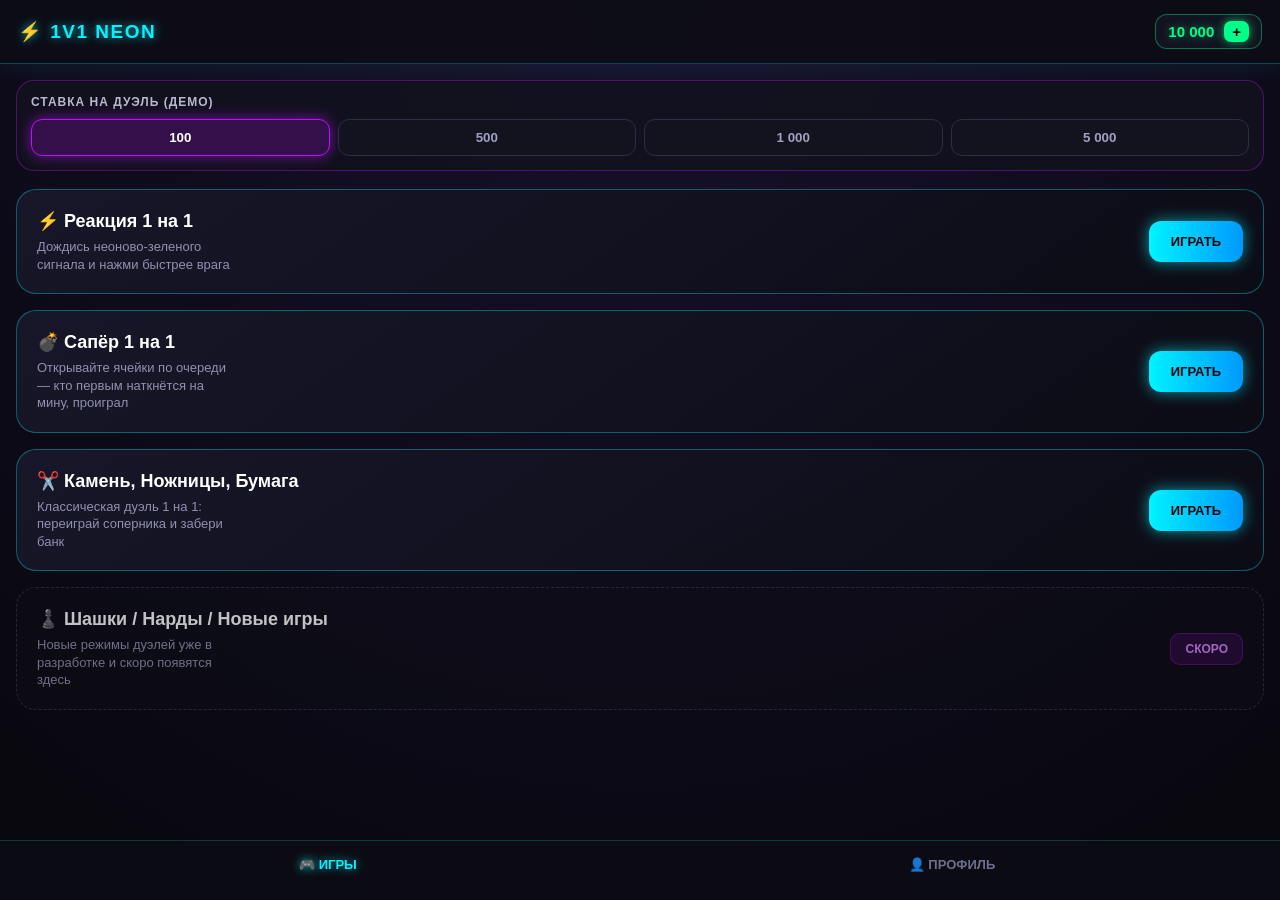
<file: index.html>
<!DOCTYPE html>
<html lang="ru">
<head>
<meta charset="UTF-8">
<meta name="viewport" content="width=device-width, initial-scale=1.0, maximum-scale=1.0, user-scalable=no">
<title>1V1 NEON ARENA</title>
<link rel="stylesheet" href="style.css">
<script src="https://telegram.org"></script>
</head>
<body>
<div class="layout">
    <div class="header">
        <div class="logo">⚡ 1V1 NEON</div>
        <div class="balance-box">
            <span class="balance-val" id="balance-display">10 000</span>
            <button class="add-btn" onclick="addDemoMoney()">+</button>
        </div>
    </div>
    <div class="content">
        <div id="screen-games" class="screen active">
            <div class="bet-selector">
                <div class="bet-title">Ставка на дуэль (Демо)</div>
                <div class="bet-buttons">
                    <button class="bet-btn selected" onclick="setBet(100, this)">100</button>
                    <button class="bet-btn" onclick="setBet(500, this)">500</button>
                    <button class="bet-btn" onclick="setBet(1000, this)">1 000</button>
                    <button class="bet-btn" onclick="setBet(5000, this)">5 000</button>
                </div>
            </div>
            <div class="game-card">
                <div class="game-info">
                    <h3>⚡ Реакция 1 на 1</h3>
                    <p>Дождись неоново-зеленого сигнала и нажми быстрее врага</p>
                </div>
                <button class="play-btn" onclick="startReactionMatch()">ИГРАТЬ</button>
            </div>
      <div class="game-card">
  <div class="game-info">
    <h3>💣 Сапёр 1 на 1</h3>
    <p>Открывайте ячейки по очереди — кто первым наткнётся на мину, проиграл</p>
  </div>
  <button class="play-btn" onclick="localStorage.setItem('gorro_bet', currentBet); location.href='mines.html'">ИГРАТЬ</button>
</div>
   <div class="game-card">
  <div class="game-info">
    <h3>✂️ Камень, Ножницы, Бумага</h3>
    <p>Классическая дуэль 1 на 1: переиграй соперника и забери банк</p>
  </div>
  <button class="play-btn" onclick="localStorage.setItem('gorro_bet', currentBet); location.href='rps.html'">ИГРАТЬ</button>
</div>
            <div class="game-card coming-soon">
                <div class="game-info">
                    <h3>♟️ Шашки / Нарды / Новые игры</h3>
                    <p>Новые режимы дуэлей уже в разработке и скоро появятся здесь</p>
                </div>
                <div class="soon-badge">СКОРО</div>
            </div>
        </div>
        <div id="screen-profile" class="screen">
            <div class="profile-card">
                <div class="avatar-circle" id="current-avatar">🦁</div>
                <div class="user-name" id="profile-name">Игрок</div>
                <div class="demo-badge">ДЕМО-РЕЖИМ • БЕСКОНЕЧНЫЙ БАЛАНС</div>
                <div style="font-size: 12px; color: #8e8eb0;">Сменить аватар:</div>
                <div class="avatars-grid">
                    <button class="ava-opt" onclick="changeAvatar('🦁')">🦁</button>
                    <button class="ava-opt" onclick="changeAvatar('🐺')">🐺</button>
                    <button class="ava-opt" onclick="changeAvatar('👑')">👑</button>
                    <button class="ava-opt" onclick="changeAvatar('👾')">👾</button>
                    <button class="ava-opt" onclick="changeAvatar('🥷')">🥷</button>
                </div>
            </div>
            <div class="stats-row">
                <div class="stat-box">
                    <div class="stat-num" id="stat-wins" style="color: #00ff88;">0</div>
                    <div class="stat-label">Побед</div>
                </div>
                <div class="stat-box">
                    <div class="stat-num" id="stat-losses" style="color: #ff0055;">0</div>
                    <div class="stat-label">Поражений</div>
                </div>
            </div>
            <button class="withdraw-btn" onclick="alert('Вывод средств находится в разработке!')">🔒 ВЫВОД СРЕДСТВ (СКОРО)</button>
            <button class="reset-btn" onclick="resetDemo()">Сбросить демо-прогресс</button>
        </div>
        <div id="screen-reaction" class="screen">
            <div class="game-header">
                <button class="back-btn" onclick="switchTab('games')">← В меню</button>
                <div class="pot-badge" id="react-pot">Банк: 200</div>
            </div>
            <div class="duel-bar">
                <div class="duel-player">
                    <span class="duel-ava" id="duel-my-ava">🦁</span>
                    <span class="duel-name" id="duel-my-name">Вы</span>
                </div>
                <div class="duel-vs">VS</div>
                <div class="duel-player right">
                    <span class="duel-name" id="duel-opp-name">Поиск...</span>
                    <span class="duel-ava" id="duel-opp-ava">❓</span>
                </div>
            </div>
            <div id="react-arena" class="arena" onpointerdown="handleReactTap()">
                <div class="arena-title" id="react-title">ПОИСК СОПЕРНИКА...</div>
                <div class="arena-sub" id="react-sub">Подбираем игрока со ставкой 100</div>
            </div>
        </div>
    </div>
    <div class="nav" id="bottom-nav">
        <div class="nav-item active" id="nav-games" onclick="switchTab('games')">🎮 ИГРЫ</div>
        <div class="nav-item" id="nav-profile" onclick="switchTab('profile')">👤 ПРОФИЛЬ</div>
    </div>
</div>
<script>
let userName = 'Игрок';
if (window.Telegram?.WebApp) {
    window.Telegram.WebApp.expand();
    if (window.Telegram.WebApp.initDataUnsafe?.user) userName = window.Telegram.WebApp.initDataUnsafe.user.first_name;
}
document.getElementById('profile-name').innerText = userName;
document.getElementById('duel-my-name').innerText = userName;
let balance = parseInt(localStorage.getItem('demo_balance'));
if (isNaN(balance)) balance = 10000;
let wins = parseInt(localStorage.getItem('demo_wins')) || 0;
let losses = parseInt(localStorage.getItem('demo_losses')) || 0;
let avatar = localStorage.getItem('demo_avatar') || '🦁';
let currentBet = 100;
const bots = [{ name: 'CyberWolf', ava: '🐺' }, { name: 'Shadow_X', ava: '🥷' }, { name: 'NeonKing', ava: '👑' }, { name: 'Viper777', ava: '👾' }];
updateUI();
function updateUI() {
    document.getElementById('balance-display').innerText = balance.toLocaleString('ru-RU');
    document.getElementById('stat-wins').innerText = wins;
    document.getElementById('stat-losses').innerText = losses;
    document.getElementById('current-avatar').innerText = avatar;
    document.getElementById('duel-my-ava').innerText = avatar;
    localStorage.setItem('demo_balance', balance); localStorage.setItem('demo_wins', wins); localStorage.setItem('demo_losses', losses); localStorage.setItem('demo_avatar', avatar);
}
function addDemoMoney() { balance += 10000; updateUI(); }
function changeAvatar(e) { avatar = e; updateUI(); }
function setBet(a, b) { currentBet = a; document.querySelectorAll('.bet-btn').forEach(x => x.classList.remove('selected')); b.classList.add('selected'); }
function resetDemo() { balance = 10000; wins = 0; losses = 0; updateUI(); }
let searchTimer = null, reactTimer = null, botReactTimer = null, reactState = 'idle', reactStart = 0;
function switchTab(tab) {
    clearTimeout(searchTimer); clearTimeout(reactTimer); clearTimeout(botReactTimer); reactState = 'idle';
    document.querySelectorAll('.screen').forEach(s => s.classList.remove('active'));
    document.querySelectorAll('.nav-item').forEach(n => n.classList.remove('active'));
    document.getElementById('screen-' + tab).classList.add('active');
    if (tab === 'games' || tab === 'profile') { document.getElementById('bottom-nav').style.display = 'flex'; document.getElementById('nav-' + tab).classList.add('active'); }
    else { document.getElementById('bottom-nav').style.display = 'none'; }
}
function startReactionMatch() {
    if (balance < currentBet) { alert('Нажми зеленый "+" вверху экрана для пополнения!'); return; }
    switchTab('reaction');
    const arena = document.getElementById('react-arena'), title = document.getElementById('react-title'), sub = document.getElementById('react-sub');
    document.getElementById('react-pot').innerText = 'Банк: ' + (currentBet * 2);
    document.getElementById('duel-opp-name').innerText = 'Поиск...'; document.getElementById('duel-opp-ava').innerText = '❓';
    reactState = 'searching'; arena.className = 'arena searching';
    title.innerText = 'ПОИСК СОПЕРНИКА...'; sub.innerText = 'Ставка: ' + currentBet;
    searchTimer = setTimeout(() => {
        const opp = bots[Math.floor(Math.random() * bots.length)];
        document.getElementById('duel-opp-name').innerText = opp.name; document.getElementById('duel-opp-ava').innerText = opp.ava;
        reactState = 'idle'; arena.className = 'arena';
        title.innerText = 'СОПЕРНИК НАЙДЕН!'; sub.innerText = 'Нажми на экран для старта';
    }, 1200);
}
function handleReactTap() {
    if (reactState === 'searching') return;
    const arena = document.getElementById('react-arena'), title = document.getElementById('react-title'), sub = document.getElementById('react-sub');
    if (reactState === 'idle') {
        if (balance < currentBet) { alert('Пополни баланс через "+"!'); return; }
        balance -= currentBet; updateUI();
        reactState = 'wait'; arena.className = 'arena wait'; title.innerText = 'ЖДИ ЗЕЛЕНЫЙ...'; sub.innerText = 'Не тапай раньше времени!';
        reactTimer = setTimeout(() => {
            reactState = 'go'; reactStart = Date.now(); arena.className = 'arena go'; title.innerText = 'ЖМИ СЕЙЧАС!'; sub.innerText = 'Быстрее соперника!';
            const botTime = Math.floor(Math.random() * 160) + 230;
            botReactTimer = setTimeout(() => {
                if (reactState === 'go') { reactState = 'idle'; arena.className = 'arena'; losses++; updateUI(); title.innerText = 'ПОРАЖЕНИЕ'; sub.innerText = 'Соперник: ' + botTime + ' мс. Тапни еще.'; }
            }, botTime);
        }, Math.floor(Math.random() * 2500) + 1500);
    } else if (reactState === 'wait') {
        clearTimeout(reactTimer); reactState = 'idle'; arena.className = 'arena'; losses++; updateUI();
        title.innerText = 'ФАЛЬСТАРТ!'; sub.innerText = 'Слишком рано! Нажми еще раз.';
    } else if (reactState === 'go') {
        clearTimeout(botReactTimer); const myTime = Date.now() - reactStart;
        reactState = 'idle'; arena.className = 'arena'; balance += currentBet * 2; wins++; updateUI();
title.innerText = 'ПОБЕДА! +' + (currentBet * 2); sub.innerText = 'Реакция: ' + myTime + ' мс! Тапни для новой игры.';
}
}
</script>
</body>
</html>
</file>
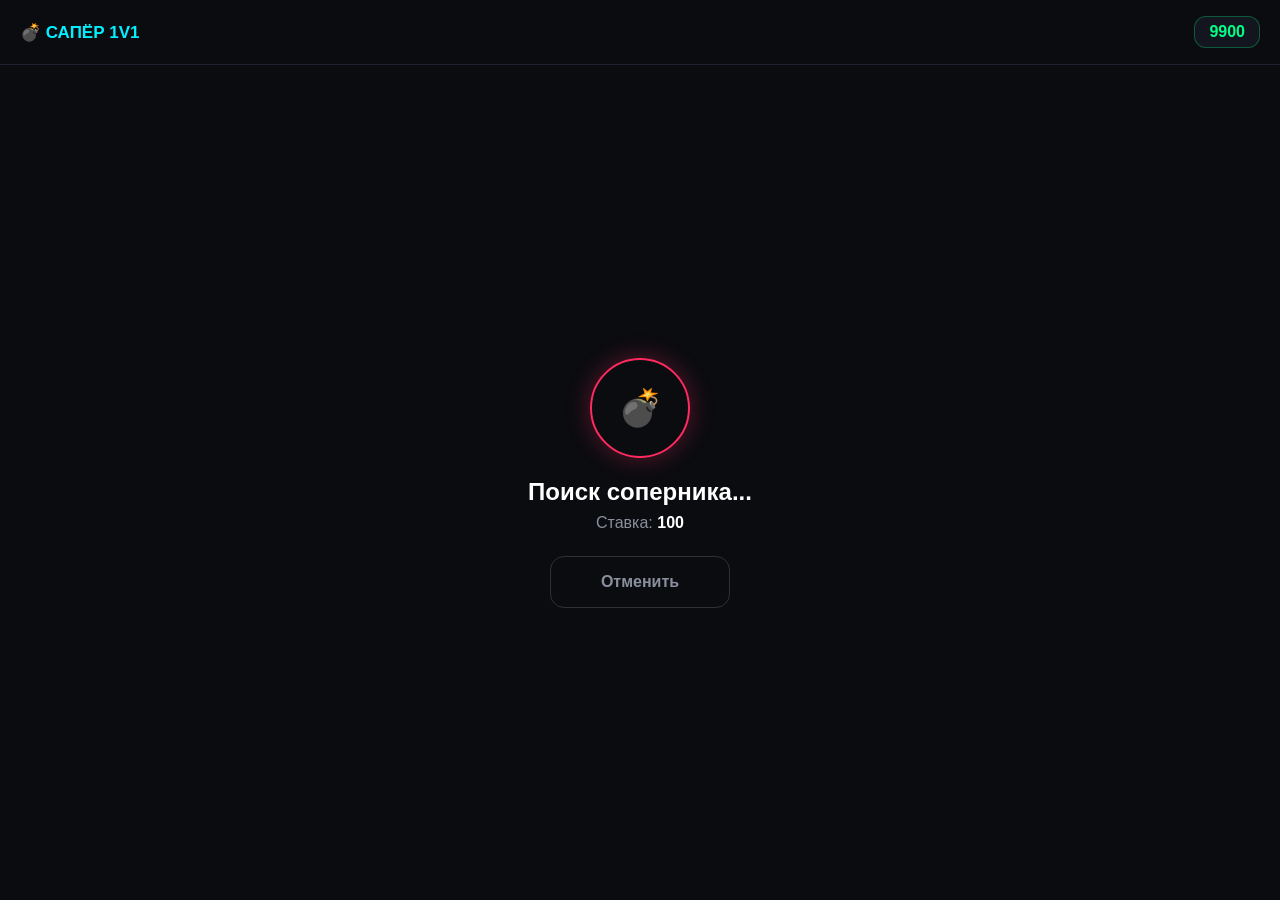
<file: mines.html>
<!DOCTYPE html>
<html lang="ru">
<head>
  <meta charset="UTF-8" />
  <meta name="viewport" content="width=device-width, initial-scale=1.0, maximum-scale=1.0, user-scalable=no" />
  <title>Gorro — Сапёр 1V1</title>
  <script src="https://telegram.org/js/telegram-web-app.js"></script>
  <style>
    * { box-sizing: border-box; margin: 0; padding: 0; font-family: sans-serif; user-select: none; }
    body { background: #0b0c10; color: #fff; height: 100vh; display: flex; flex-direction: column; overflow: hidden; }
    .header { display: flex; justify-content: space-between; align-items: center; padding: 16px 20px; border-bottom: 1px solid #1f222e; }
    .logo { font-weight: 800; font-size: 17px; color: #00f0ff; }
    .bal { background: #14161f; border: 1px solid #00ff884d; padding: 6px 14px; border-radius: 12px; color: #00ff88; font-weight: 700; }
    .screen { display: none; flex: 1; flex-direction: column; align-items: center; justify-content: center; padding: 20px; text-align: center; }
    .screen.active { display: flex; }
    .radar { width: 100px; height: 100px; border-radius: 50%; border: 2px solid #ff2a5f; display: flex; align-items: center; justify-content: center; font-size: 36px; box-shadow: 0 0 25px #ff2a5f55; margin-bottom: 20px; animation: pulse 1.4s infinite; }
    @keyframes pulse { 0%, 100% { transform: scale(0.95); } 50% { transform: scale(1.07); } }
    .duel-bar { display: flex; justify-content: space-between; align-items: center; width: 100%; max-width: 340px; background: #14161f; padding: 12px 18px; border-radius: 16px; border: 1px solid #ffffff12; margin-bottom: 20px; }
    .p-col { display: flex; flex-direction: column; align-items: center; gap: 4px; width: 38%; }
    .ava { font-size: 28px; background: #1e2130; width: 48px; height: 48px; border-radius: 50%; display: flex; align-items: center; justify-content: center; }
    .grid { display: grid; grid-template-columns: repeat(3, 1fr); gap: 12px; width: 100%; max-width: 310px; margin-bottom: 24px; }
    .cell { aspect-ratio: 1; background: #14161f; border: 2px solid #2a2e3f; border-radius: 18px; font-size: 36px; display: flex; align-items: center; justify-content: center; cursor: pointer; transition: 0.15s; box-shadow: 0 4px 15px #00000040; }
    .cell:active { transform: scale(0.93); }
    .cell.safe-me { border-color: #00ff88; background: #00ff881a; }
    .cell.safe-bot { border-color: #00f0ff; background: #00f0ff1a; }
    .cell.boom { border-color: #ff2a5f; background: #ff2a5f33; box-shadow: 0 0 25px #ff2a5f66; }
    .btn { width: 100%; max-width: 340px; padding: 16px; border-radius: 14px; border: none; font-size: 16px; font-weight: 800; cursor: pointer; }
    .btn-cyan { background: #00f0ff; color: #05080d; margin-bottom: 10px; }
    .btn-dark { background: transparent; color: #8a8f9e; border: 1px solid #ffffff26; }
  </style>
</head>
<body>
  <div class="header">
    <div class="logo">💣 САПЁР 1V1</div>
    <div class="bal" id="bal">10 000</div>
  </div>

  <!-- ПОИСК СОПЕРНИКА -->
  <div class="screen active" id="sSearch">
    <div class="radar">💣</div>
    <h2 style="margin-bottom:8px">Поиск соперника...</h2>
    <p style="color:#8a8f9e; margin-bottom:24px">Ставка: <b id="betTxt" style="color:#fff">100</b></p>
    <button class="btn btn-dark" style="width:180px" onclick="cancel()">Отменить</button>
  </div>

  <!-- ИГРОВОЕ ПОЛЕ 3x3 -->
  <div class="screen" id="sGame">
    <div class="duel-bar">
      <div class="p-col"><div class="ava" id="myAva">🐯</div><b id="myName" style="font-size:13px">Игрок</b></div>
      <div style="text-align:center"><div style="font-size:11px; color:#8a8f9e">БАНК (2 МИНЫ)</div><b id="potTxt" style="color:#00ff88; font-size:17px">190</b></div>
      <div class="p-col"><div class="ava" id="enAva">🐺</div><b id="enName" style="font-size:13px">Бот</b></div>
    </div>

    <div id="turnTxt" style="font-size:19px; font-weight:800; margin-bottom:16px; min-height:26px">Ваш ход! Выберите ячейку</div>

    <div class="grid" id="grid"></div>

    <div id="endBtns" style="display:none; width:100%; flex-direction:column; align-items:center;">
      <button class="btn btn-cyan" onclick="start()">СЫГРАТЬ ЕЩЕ</button>
      <button class="btn btn-dark" onclick="location.href='index.html'">В МЕНЮ</button>
    </div>
  </div>

  <script>
    const tg = window.Telegram?.WebApp; tg?.ready(); tg?.expand();
    let bal = parseInt(localStorage.getItem('demo_balance')) || 10000;
    let wins = parseInt(localStorage.getItem('demo_wins')) || 0;
    let losses = parseInt(localStorage.getItem('demo_losses')) || 0;
    const bet = parseInt(localStorage.getItem('gorro_bet')) || 100;
    const myAva = localStorage.getItem('demo_avatar') || '🐯';
    const myName = tg?.initDataUnsafe?.user?.first_name || 'Игрок';

    const bots = [{ name: 'CyberWolf', ava: '🐺' }, { name: 'Shadow', ava: '🦊' }, { name: 'NeonKing', ava: '🦁' }, { name: 'Viper', ava: '🐍' }];
    let tSearch, mines = [], opened = [], myTurn = false, gameOver = false;

    document.getElementById('myAva').innerText = myAva;
    document.getElementById('myName').innerText = myName;

    function sync() {
      localStorage.setItem('demo_balance', bal);
      localStorage.setItem('demo_wins', wins);
      localStorage.setItem('demo_losses', losses);
      document.getElementById('bal').innerText = bal;
    }

    function buildGrid() {
      const g = document.getElementById('grid'); g.innerHTML = '';
      for (let i = 0; i < 9; i++) {
        const c = document.createElement('div');
        c.className = 'cell'; c.innerText = '?'; c.id = 'c' + i;
        c.onclick = () => playerClick(i);
        g.appendChild(c);
      }
    }

    function start() {
      if (bal < bet) { alert('Недостаточно средств!'); location.href = 'index.html'; return; }
      bal -= bet; sync();
      document.getElementById('betTxt').innerText = bet;
      document.getElementById('sGame').classList.remove('active');
      document.getElementById('sSearch').classList.add('active');

      tSearch = setTimeout(() => {
        const bot = bots[Math.floor(Math.random() * bots.length)];
        document.getElementById('enAva').innerText = bot.ava;
        document.getElementById('enName').innerText = bot.name;
        document.getElementById('potTxt').innerText = Math.floor(bet * 1.9);

        mines = []; opened = []; gameOver = false; myTurn = true;
        while (mines.length < 2) {
          let r = Math.floor(Math.random() * 9);
          if (!mines.includes(r)) mines.push(r);
        }
        buildGrid();
        const t = document.getElementById('turnTxt');
        t.innerText = 'Ваш ход! Выберите ячейку'; t.style.color = '#00ff88';
        document.getElementById('endBtns').style.display = 'none';
        document.getElementById('sSearch').classList.remove('active');
        document.getElementById('sGame').classList.add('active');
        tg?.HapticFeedback?.impactOccurred('medium');
      }, 2000);
    }

    function cancel() { clearTimeout(tSearch); bal += bet; sync(); location.href = 'index.html'; }

    function playerClick(idx) {
      if (!myTurn || gameOver || opened.includes(idx)) return;
      opened.push(idx);
      const cell = document.getElementById('c' + idx);
      if (mines.includes(idx)) {
        cell.classList.add('boom'); cell.innerText = '💥';
        endGame(false);
      } else {
        cell.classList.add('safe-me'); cell.innerText = '💎';
        tg?.HapticFeedback?.impactOccurred('light');
        myTurn = false;
        const t = document.getElementById('turnTxt');
        t.innerText = 'Ход соперника...'; t.style.color = '#8a8f9e';
        setTimeout(botTurn, 900);
      }
    }

    function botTurn() {
      if (gameOver) return;
      const free = [0, 1, 2, 3, 4, 5, 6, 7, 8].filter(i => !opened.includes(i));
      const pick = free[Math.floor(Math.random() * free.length)];
      opened.push(pick);
      const cell = document.getElementById('c' + pick);
      if (mines.includes(pick)) {
        cell.classList.add('boom'); cell.innerText = '💥';
        endGame(true);
      } else {
        cell.classList.add('safe-bot'); cell.innerText = '💎';
        tg?.HapticFeedback?.impactOccurred('light');
        myTurn = true;
        const t = document.getElementById('turnTxt');
        t.innerText = 'Ваш ход! Выберите ячейку'; t.style.color = '#00ff88';
      }
    }

    function endGame(isWin) {
      gameOver = true;
      mines.forEach(m => { if (!opened.includes(m)) { document.getElementById('c' + m).innerText = '💣'; } });
      const t = document.getElementById('turnTxt');
      const prize = Math.floor(bet * 1.9);
      if (isWin) {
        bal += prize; wins++;
        t.innerText = `СОПЕРНИК ПОДОРВАЛСЯ! +${prize}`; t.style.color = '#00ff88';
        tg?.HapticFeedback?.notificationOccurred('success');
      } else {
        losses++;
        t.innerText = `ВЫ ПОПАЛИ НА МИНУ! -${bet}`; t.style.color = '#ff2a5f';
        tg?.HapticFeedback?.notificationOccurred('error');
      }
      sync();
      document.getElementById('endBtns').style.display = 'flex';
    }
    sync(); start();
  </script>
</body>
</html>
</file>
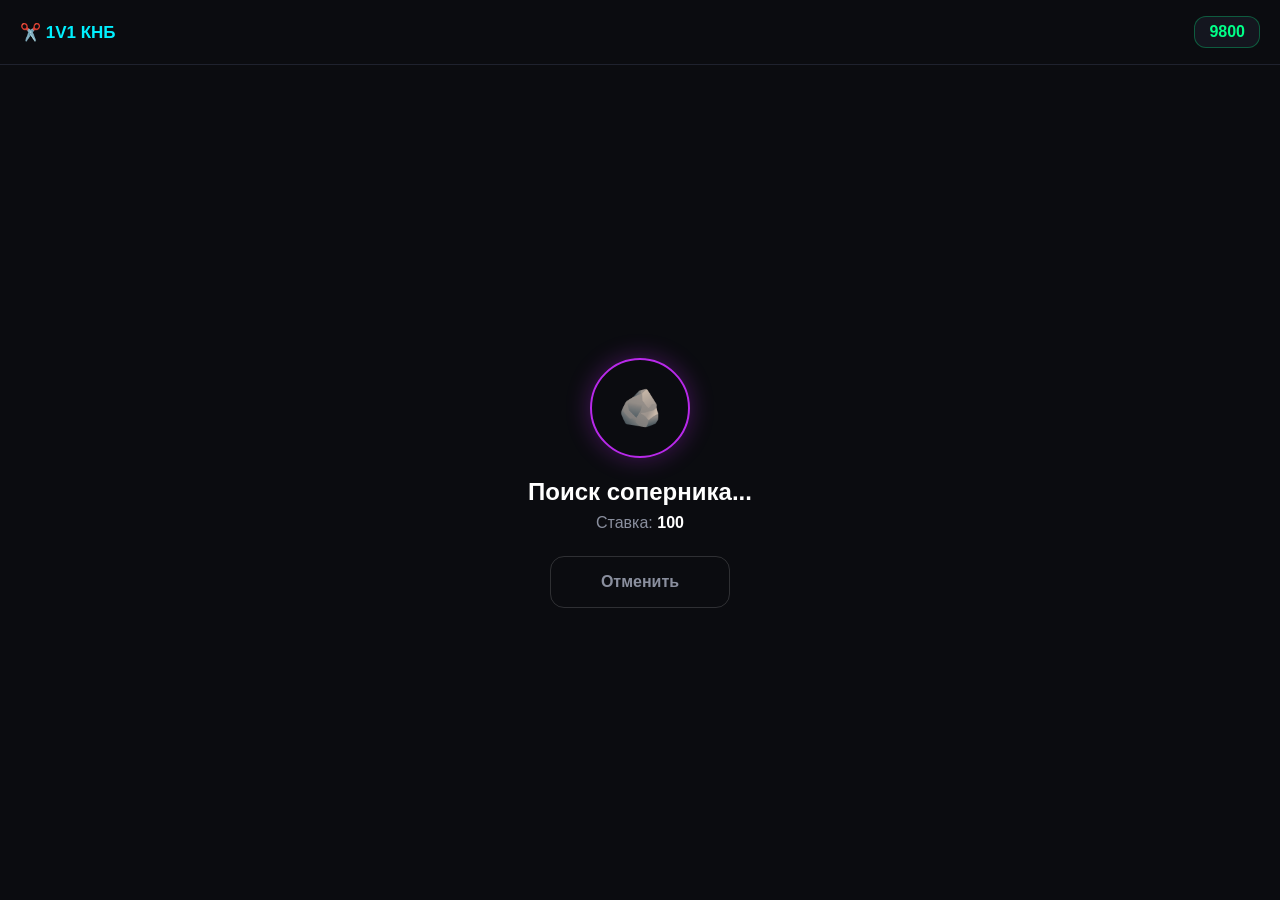
<file: rps.html>
<!DOCTYPE html>
<html lang="ru">
<head>
  <meta charset="UTF-8" />
  <meta name="viewport" content="width=device-width, initial-scale=1.0, maximum-scale=1.0, user-scalable=no" />
  <title>Gorro — Камень Ножницы Бумага</title>
  <script src="https://telegram.org/js/telegram-web-app.js"></script>
  <style>
    * { box-sizing: border-box; margin: 0; padding: 0; font-family: -apple-system, BlinkMacSystemFont, sans-serif; user-select: none; }
    body { background: #0b0c10; color: #fff; height: 100vh; display: flex; flex-direction: column; overflow: hidden; }
    .header { display: flex; justify-content: space-between; align-items: center; padding: 16px 20px; border-bottom: 1px solid #1f222e; }
    .logo { font-weight: 800; font-size: 17px; color: #00f0ff; }
    .bal { background: #14161f; border: 1px solid #00ff884d; padding: 6px 14px; border-radius: 12px; color: #00ff88; font-weight: 700; }
    .screen { display: none; flex: 1; flex-direction: column; align-items: center; justify-content: center; padding: 20px; text-align: center; }
    .screen.active { display: flex; }
    .radar { width: 100px; height: 100px; border-radius: 50%; border: 2px solid #b829ea; display: flex; align-items: center; justify-content: center; font-size: 36px; box-shadow: 0 0 25px #b829ea55; margin-bottom: 20px; animation: pulse 1.4s infinite; }
    @keyframes pulse { 0%, 100% { transform: scale(0.95); } 50% { transform: scale(1.07); } }
    .duel-bar { display: flex; justify-content: space-between; align-items: center; width: 100%; max-width: 350px; background: #14161f; padding: 14px 20px; border-radius: 16px; border: 1px solid #ffffff12; margin-bottom: 24px; }
    .p-col { display: flex; flex-direction: column; align-items: center; gap: 6px; width: 38%; }
    .ava { font-size: 32px; background: #1e2130; width: 54px; height: 54px; border-radius: 50%; display: flex; align-items: center; justify-content: center; }
    .arena { display: flex; justify-content: space-around; align-items: center; width: 100%; max-width: 340px; height: 130px; background: #14161f; border-radius: 20px; border: 1px solid #00f0ff33; margin-bottom: 24px; font-size: 54px; }
    .choices { display: flex; gap: 12px; width: 100%; max-width: 350px; }
    .c-btn { flex: 1; background: #14161f; border: 2px solid #2a2e3f; border-radius: 18px; padding: 18px 0; font-size: 38px; cursor: pointer; transition: 0.15s; }
    .c-btn:active, .c-btn.picked { border-color: #00f0ff; background: #00f0ff1a; transform: scale(0.95); }
    .btn { width: 100%; max-width: 350px; padding: 16px; border-radius: 14px; border: none; font-size: 16px; font-weight: 800; cursor: pointer; }
    .btn-cyan { background: #00f0ff; color: #05080d; margin-bottom: 10px; }
    .btn-dark { background: transparent; color: #8a8f9e; border: 1px solid #ffffff26; }
  </style>
</head>
<body>
  <div class="header">
    <div class="logo">✂️ 1V1 КНБ</div>
    <div class="bal" id="bal">10 000</div>
  </div>

  <!-- ПОИСК СОПЕРНИКА -->
  <div class="screen active" id="sSearch">
    <div class="radar">🪨</div>
    <h2 style="margin-bottom:8px">Поиск соперника...</h2>
    <p style="color:#8a8f9e; margin-bottom:24px">Ставка: <b id="betTxt" style="color:#fff">100</b></p>
    <button class="btn btn-dark" style="width:180px" onclick="cancel()">Отменить</button>
  </div>

  <!-- ИГРА И РЕЗУЛЬТАТ -->
  <div class="screen" id="sGame">
    <div class="duel-bar">
      <div class="p-col"><div class="ava" id="myAva">🐯</div><b id="myName" style="font-size:13px">Игрок</b></div>
      <div style="text-align:center"><div style="font-size:11px; color:#8a8f9e">БАНК</div><b id="potTxt" style="color:#00ff88; font-size:17px">190</b></div>
      <div class="p-col"><div class="ava" id="enAva">🐺</div><b id="enName" style="font-size:13px">Бот</b></div>
    </div>

    <div class="arena">
      <div id="myHand">❓</div>
      <div style="font-size:20px; font-weight:900; color:#b829ea">VS</div>
      <div id="enHand">❓</div>
    </div>

    <div id="statusTxt" style="font-size:20px; font-weight:800; margin-bottom:18px; min-height:28px">Сделайте ваш ход!</div>

    <div class="choices" id="choiceBox">
      <button class="c-btn" onclick="pick('rock', '🪨')">🪨</button>
      <button class="c-btn" onclick="pick('scissors', '✂️')">✂️</button>
      <button class="c-btn" onclick="pick('paper', '📄')">📄</button>
    </div>

    <div id="endBtns" style="display:none; width:100%; flex-direction:column; align-items:center;">
      <button class="btn btn-cyan" onclick="start()">СЫГРАТЬ ЕЩЕ</button>
      <button class="btn btn-dark" onclick="location.href='index.html'">В МЕНЮ</button>
    </div>
  </div>

  <script>
    const tg = window.Telegram?.WebApp; tg?.ready(); tg?.expand();
    let bal = parseInt(localStorage.getItem('demo_balance')) || 10000;
    let wins = parseInt(localStorage.getItem('demo_wins')) || 0;
    let losses = parseInt(localStorage.getItem('demo_losses')) || 0;
    const bet = parseInt(localStorage.getItem('gorro_bet')) || 100;
    const myAva = localStorage.getItem('demo_avatar') || '🐯';
    const myName = tg?.initDataUnsafe?.user?.first_name || 'Игрок';

    const bots = [{ name: 'CyberWolf', ava: '🐺' }, { name: 'Shadow', ava: '🦊' }, { name: 'NeonKing', ava: '🦁' }, { name: 'Viper', ava: '🐍' }];
    const items = [{ id: 'rock', icon: '🪨' }, { id: 'scissors', icon: '✂️' }, { id: 'paper', icon: '📄' }];
    let tSearch, locked = false;

    document.getElementById('myAva').innerText = myAva;
    document.getElementById('myName').innerText = myName;

    function sync() {
      localStorage.setItem('demo_balance', bal);
      localStorage.setItem('demo_wins', wins);
      localStorage.setItem('demo_losses', losses);
      document.getElementById('bal').innerText = bal;
    }

    function start() {
      if (bal < bet) { alert('Недостаточно средств!'); location.href = 'index.html'; return; }
      bal -= bet; sync(); locked = false;
      document.getElementById('betTxt').innerText = bet;
      document.getElementById('sGame').classList.remove('active');
      document.getElementById('sSearch').classList.add('active');

      tSearch = setTimeout(() => {
        const bot = bots[Math.floor(Math.random() * bots.length)];
        document.getElementById('enAva').innerText = bot.ava;
        document.getElementById('enName').innerText = bot.name;
        document.getElementById('potTxt').innerText = Math.floor(bet * 1.9);
        document.getElementById('myHand').innerText = '❓';
        document.getElementById('enHand').innerText = '❓';
        document.getElementById('statusTxt').innerText = 'Сделайте ваш ход!';
        document.getElementById('statusTxt').style.color = '#fff';
        document.getElementById('choiceBox').style.display = 'flex';
        document.getElementById('endBtns').style.display = 'none';
        document.getElementById('sSearch').classList.remove('active');
        document.getElementById('sGame').classList.add('active');
        tg?.HapticFeedback?.impactOccurred('medium');
      }, 2000);
    }

    function cancel() { clearTimeout(tSearch); bal += bet; sync(); location.href = 'index.html'; }

    function pick(myId, myIcon) {
      if (locked) return; locked = true;
      document.getElementById('myHand').innerText = myIcon;
      document.getElementById('enHand').innerText = '⏳';
      document.getElementById('statusTxt').innerText = 'Соперник выбирает...';
      document.getElementById('choiceBox').style.display = 'none';

      setTimeout(() => {
        const botChoice = items[Math.floor(Math.random() * items.length)];
        document.getElementById('enHand').innerText = botChoice.icon;
        const st = document.getElementById('statusTxt');
        const prize = Math.floor(bet * 1.9);

        if (myId === botChoice.id) {
          bal += bet;
          st.innerText = 'НИЧЬЯ! Возврат ставки';
          st.style.color = '#00f0ff';
        } else if (
          (myId === 'rock' && botChoice.id === 'scissors') ||
          (myId === 'scissors' && botChoice.id === 'paper') ||
          (myId === 'paper' && botChoice.id === 'rock')
        ) {
          bal += prize; wins++;
          st.innerText = `ПОБЕДА! +${prize}`;
          st.style.color = '#00ff88';
          tg?.HapticFeedback?.notificationOccurred('success');
        } else {
          losses++;
          st.innerText = `ПОРАЖЕНИЕ! -${bet}`;
          st.style.color = '#ff2a5f';
          tg?.HapticFeedback?.notificationOccurred('error');
        }
        sync();
        document.getElementById('endBtns').style.display = 'flex';
      }, 900);
    }
    sync(); start();
  </script>
</body>
</html>
</file>
<file: style.css>
* { box-sizing: border-box; user-select: none; -webkit-tap-highlight-color: transparent; }
body, html { margin: 0; padding: 0; width: 100%; height: 100%; font-family: -apple-system, BlinkMacSystemFont, sans-serif; background: radial-gradient(circle at top, #17102c 0%, #07070c 100%); color: #fff; overflow: hidden; }
.layout { display: flex; flex-direction: column; height: 100vh; }
.header { display: flex; justify-content: space-between; align-items: center; padding: 14px 18px; background: rgba(13, 13, 22, 0.9); border-bottom: 1px solid rgba(0, 243, 255, 0.25); box-shadow: 0 4px 20px rgba(0, 243, 255, 0.08); }
.logo { font-weight: 900; font-size: 19px; letter-spacing: 1.5px; color: #00f3ff; text-shadow: 0 0 10px rgba(0, 243, 255, 0.7); }
.balance-box { display: flex; align-items: center; background: rgba(20, 20, 35, 0.9); padding: 6px 12px; border-radius: 12px; gap: 10px; border: 1px solid rgba(0, 255, 136, 0.4); }
.balance-val { font-weight: 800; font-size: 15px; color: #00ff88; text-shadow: 0 0 8px rgba(0, 255, 136, 0.5); }
.add-btn { background: #00ff88; color: #050508; border: none; border-radius: 7px; font-weight: 900; font-size: 15px; padding: 2px 8px; cursor: pointer; box-shadow: 0 0 10px rgba(0, 255, 136, 0.7); }
.content { flex: 1; overflow-y: auto; padding: 16px; }
.screen { display: none; flex-direction: column; height: 100%; }
.screen.active { display: flex; }
.bet-selector { background: rgba(18, 18, 30, 0.85); padding: 14px; border-radius: 18px; margin-bottom: 18px; border: 1px solid rgba(188, 19, 254, 0.35); }
.bet-title { font-size: 12px; color: #b8b8d0; margin-bottom: 10px; text-transform: uppercase; letter-spacing: 1px; font-weight: 700; }
.bet-buttons { display: flex; gap: 8px; }
.bet-btn { flex: 1; padding: 10px; background: #131320; border: 1px solid #2d2d44; color: #a0a0c0; border-radius: 11px; font-weight: 800; cursor: pointer; }
.bet-btn.selected { background: rgba(188, 19, 254, 0.2); color: #fff; border-color: #bc13fe; box-shadow: 0 0 14px rgba(188, 19, 254, 0.6); }
.game-card { background: linear-gradient(145deg, rgba(24, 24, 42, 0.95) 0%, rgba(12, 12, 22, 0.98) 100%); border: 1px solid rgba(0, 243, 255, 0.35); border-radius: 20px; padding: 20px; margin-bottom: 16px; display: flex; justify-content: space-between; align-items: center; }
.game-card.coming-soon { border: 1px dashed rgba(140, 140, 175, 0.3); background: rgba(15, 15, 24, 0.6); opacity: 0.75; }
.game-info h3 { margin: 0 0 6px 0; font-size: 18px; color: #fff; }
.game-info p { margin: 0; font-size: 13px; color: #9090b0; line-height: 1.35; max-width: 195px; }
.play-btn { background: linear-gradient(90deg, #00f3ff 0%, #0099ff 100%); color: #05050a; border: none; padding: 13px 22px; border-radius: 12px; font-weight: 900; font-size: 13px; cursor: pointer; box-shadow: 0 0 15px rgba(0, 243, 255, 0.6); }
.soon-badge { background: rgba(188, 19, 254, 0.15); color: #d884ff; border: 1px solid rgba(188, 19, 254, 0.35); padding: 8px 14px; border-radius: 10px; font-size: 12px; font-weight: 800; }
.profile-card { background: rgba(18, 18, 30, 0.85); border-radius: 22px; padding: 20px; text-align: center; border: 1px solid rgba(0, 243, 255, 0.3); margin-bottom: 14px; }
.avatar-circle { width: 76px; height: 76px; background: #131322; border-radius: 50%; margin: 0 auto 10px; display: flex; justify-content: center; align-items: center; font-size: 38px; border: 2px solid #00f3ff; box-shadow: 0 0 18px rgba(0, 243, 255, 0.5); }
.user-name { font-size: 20px; font-weight: 900; margin-bottom: 6px; }
.demo-badge { display: inline-block; background: rgba(0, 255, 136, 0.12); color: #00ff88; font-size: 11px; font-weight: 800; padding: 5px 12px; border-radius: 8px; margin-bottom: 14px; border: 1px solid rgba(0, 255, 136, 0.35); }
.avatars-grid { display: flex; justify-content: center; gap: 10px; margin-top: 8px; }
.ava-opt { font-size: 22px; background: #131322; border: 1px solid #2d2d44; border-radius: 12px; padding: 6px 10px; cursor: pointer; }
.stats-row { display: flex; gap: 12px; margin-bottom: 14px; }
.stat-box { flex: 1; background: rgba(18, 18, 30, 0.85); padding: 12px; border-radius: 16px; text-align: center; border: 1px solid #2a2a3d; }
.stat-num { font-size: 22px; font-weight: 900; margin-bottom: 2px; }
.stat-label { font-size: 11px; color: #8e8eb0; text-transform: uppercase; }
.withdraw-btn { width: 100%; padding: 15px; background: rgba(20, 20, 34, 0.8); color: #8888a8; border: 1px dashed rgba(188, 19, 254, 0.45); border-radius: 16px; font-weight: 800; font-size: 13px; cursor: pointer; margin-bottom: 10px; }
.reset-btn { width: 100%; padding: 10px; background: transparent; color: #5e5e7a; border: none; font-size: 12px; cursor: pointer; }
.game-header { display: flex; justify-content: space-between; align-items: center; margin-bottom: 12px; }
.back-btn { background: #181828; color: #00f3ff; border: 1px solid rgba(0, 243, 255, 0.35); padding: 8px 14px; border-radius: 10px; font-weight: 800; cursor: pointer; }
.pot-badge { background: rgba(188, 19, 254, 0.15); color: #e879f9; border: 1px solid rgba(188, 19, 254, 0.4); padding: 6px 14px; border-radius: 10px; font-weight: 800; font-size: 14px; }
.duel-bar { display: flex; justify-content: space-between; align-items: center; background: rgba(18, 18, 30, 0.9); border: 1px solid #2b2b40; border-radius: 16px; padding: 10px 14px; margin-bottom: 12px; }
.duel-player { display: flex; align-items: center; gap: 8px; width: 42%; }
.duel-player.right { justify-content: flex-end; text-align: right; }
.duel-ava { font-size: 24px; }
.duel-name { font-size: 13px; font-weight: 700; color: #d0d0e8; white-space: nowrap; overflow: hidden; text-overflow: ellipsis; }
.duel-vs { font-size: 12px; font-weight: 900; color: #00f3ff; text-shadow: 0 0 8px rgba(0,243,255,0.6); }
.arena { flex: 1; border-radius: 24px; background: rgba(18, 18, 30, 0.9); display: flex; flex-direction: column; justify-content: center; align-items: center; text-align: center; padding: 20px; border: 2px solid rgba(0, 243, 255, 0.35); box-shadow: 0 0 25px rgba(0, 243, 255, 0.1); cursor: pointer; }
.arena.searching { border-color: #bc13fe; box-shadow: 0 0 30px rgba(188, 19, 254, 0.35); }
.arena.wait { background: rgba(255, 0, 85, 0.25); border-color: #ff0055; box-shadow: 0 0 35px rgba(255, 0, 85, 0.5); }
.arena.go { background: rgba(0, 255, 136, 0.25); border-color: #00ff88; box-shadow: 0 0 40px rgba(0, 255, 136, 0.6); }
.arena-title { font-size: 25px; font-weight: 900; margin-bottom: 10px; }
.arena-sub { font-size: 14px; color: #c0c0d8; max-width: 260px; line-height: 1.4; }
.nav { display: flex; background: rgba(12, 12, 20, 0.95); border-top: 1px solid rgba(0, 243, 255, 0.2); padding: 8px 16px 20px; }
.nav-item { flex: 1; text-align: center; color: #6e6e8f; font-size: 13px; font-weight: 800; padding: 8px; cursor: pointer; }
.nav-item.active { color: #00f3ff; text-shadow: 0 0 10px rgba(0, 243, 255, 0.7); }
</file>
